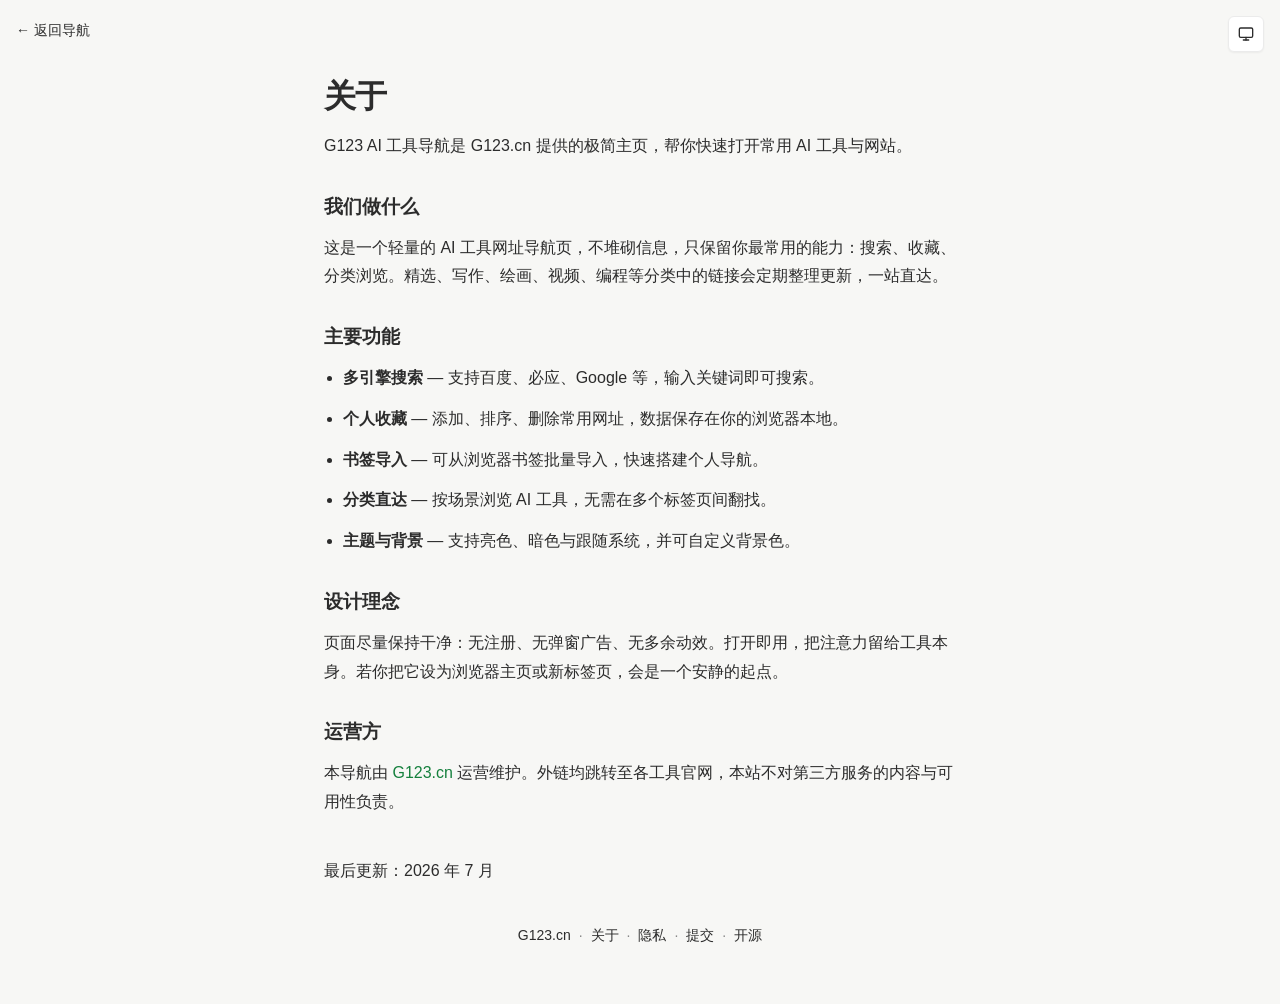
<file: about/index.html>
<!DOCTYPE html>
<html lang="zh-CN">
<head>
  <meta charset="UTF-8">
  <meta name="viewport" content="width=device-width, initial-scale=1.0">
  <title>关于 | G123 AI 工具导航</title>
  <meta name="description" content="了解 G123 AI 工具导航：极简 AI 网址导航，支持搜索、收藏、分类直达与书签导入。">
  <meta name="robots" content="index, follow">
  <meta name="theme-color" content="#22c55e">
  <link rel="canonical" href="https://g123.cn/about">
  <link rel="icon" href="/favicon.ico" sizes="48x48">
  <link rel="icon" type="image/png" sizes="32x32" href="/favicon-32x32.png">
  <link rel="icon" type="image/png" sizes="16x16" href="/favicon-16x16.png">
  <link rel="apple-touch-icon" sizes="180x180" href="/apple-touch-icon.png">
  <link rel="manifest" href="/site.webmanifest">
  <link rel="stylesheet" href="/style.css">
</head>
<body>
  <a class="doc-back" href="/">← 返回导航</a>

  <div class="top-actions">
    <div class="theme-select-wrap">
      <button type="button" class="toolbar-btn theme-btn" id="themeTrigger" aria-haspopup="listbox" aria-expanded="false" title="主题">
        <span id="themeIcon" aria-hidden="true"></span>
      </button>
      <div class="theme-dropdown" id="themeDropdown" role="listbox" hidden></div>
    </div>
  </div>

  <main class="main doc-main">
    <article class="doc">
      <h1>关于</h1>
      <p class="doc-lead">G123 AI 工具导航是 G123.cn 提供的极简主页，帮你快速打开常用 AI 工具与网站。</p>

      <h2>我们做什么</h2>
      <p>这是一个轻量的 AI 工具网址导航页，不堆砌信息，只保留你最常用的能力：搜索、收藏、分类浏览。精选、写作、绘画、视频、编程等分类中的链接会定期整理更新，一站直达。</p>

      <h2>主要功能</h2>
      <ul>
        <li><strong>多引擎搜索</strong> — 支持百度、必应、Google 等，输入关键词即可搜索。</li>
        <li><strong>个人收藏</strong> — 添加、排序、删除常用网址，数据保存在你的浏览器本地。</li>
        <li><strong>书签导入</strong> — 可从浏览器书签批量导入，快速搭建个人导航。</li>
        <li><strong>分类直达</strong> — 按场景浏览 AI 工具，无需在多个标签页间翻找。</li>
        <li><strong>主题与背景</strong> — 支持亮色、暗色与跟随系统，并可自定义背景色。</li>
      </ul>

      <h2>设计理念</h2>
      <p>页面尽量保持干净：无注册、无弹窗广告、无多余动效。打开即用，把注意力留给工具本身。若你把它设为浏览器主页或新标签页，会是一个安静的起点。</p>

      <h2>运营方</h2>
      <p>本导航由 <a href="https://g123.cn/" target="_blank" rel="nofollow noopener">G123.cn</a> 运营维护。外链均跳转至各工具官网，本站不对第三方服务的内容与可用性负责。</p>

      <p class="doc-updated">最后更新：2026 年 7 月</p>
    </article>

    <footer class="footer">
      <nav class="footer-nav" aria-label="页脚导航">
        <a href="https://g123.cn/" target="_blank" rel="nofollow noopener">G123.cn</a>
        <span class="footer-sep" aria-hidden="true">·</span>
        <a href="/about/" aria-current="page">关于</a>
        <span class="footer-sep" aria-hidden="true">·</span>
        <a href="/privacy/">隐私</a>
        <span class="footer-sep" aria-hidden="true">·</span>
        <a href="/submit/">提交</a>
        <span class="footer-sep" aria-hidden="true">·</span>
        <a href="https://github.com/AIGCSPY/jijiandaohang" target="_blank" rel="noopener noreferrer">开源</a>
      </nav>
    </footer>
  </main>

  <script src="/bg-palette.js"></script>
  <script src="/page.js"></script>
</body>
</html>
</file>
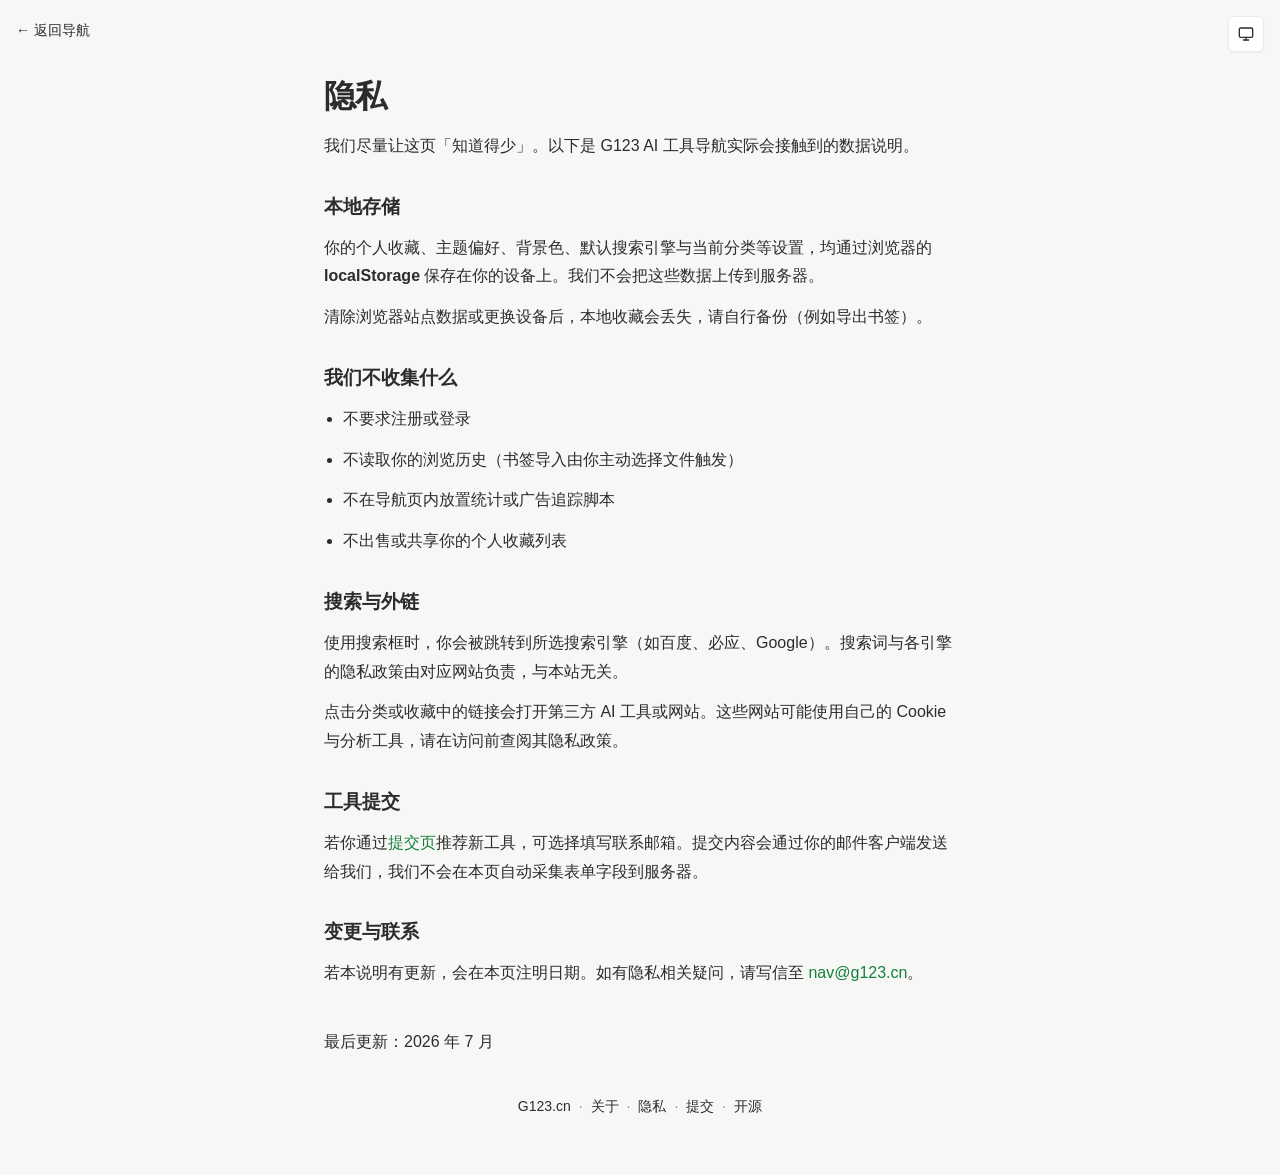
<file: privacy/index.html>
<!DOCTYPE html>
<html lang="zh-CN">
<head>
  <meta charset="UTF-8">
  <meta name="viewport" content="width=device-width, initial-scale=1.0">
  <title>隐私 | G123 AI 工具导航</title>
  <meta name="description" content="G123 AI 工具导航隐私说明：收藏数据仅存于浏览器本地，无需登录，不上传个人书签。">
  <meta name="robots" content="index, follow">
  <meta name="theme-color" content="#22c55e">
  <link rel="canonical" href="https://g123.cn/privacy">
  <link rel="icon" href="/favicon.ico" sizes="48x48">
  <link rel="icon" type="image/png" sizes="32x32" href="/favicon-32x32.png">
  <link rel="icon" type="image/png" sizes="16x16" href="/favicon-16x16.png">
  <link rel="apple-touch-icon" sizes="180x180" href="/apple-touch-icon.png">
  <link rel="manifest" href="/site.webmanifest">
  <link rel="stylesheet" href="/style.css">
</head>
<body>
  <a class="doc-back" href="/">← 返回导航</a>

  <div class="top-actions">
    <div class="theme-select-wrap">
      <button type="button" class="toolbar-btn theme-btn" id="themeTrigger" aria-haspopup="listbox" aria-expanded="false" title="主题">
        <span id="themeIcon" aria-hidden="true"></span>
      </button>
      <div class="theme-dropdown" id="themeDropdown" role="listbox" hidden></div>
    </div>
  </div>

  <main class="main doc-main">
    <article class="doc">
      <h1>隐私</h1>
      <p class="doc-lead">我们尽量让这页「知道得少」。以下是 G123 AI 工具导航实际会接触到的数据说明。</p>

      <h2>本地存储</h2>
      <p>你的个人收藏、主题偏好、背景色、默认搜索引擎与当前分类等设置，均通过浏览器的 <strong>localStorage</strong> 保存在你的设备上。我们不会把这些数据上传到服务器。</p>
      <p>清除浏览器站点数据或更换设备后，本地收藏会丢失，请自行备份（例如导出书签）。</p>

      <h2>我们不收集什么</h2>
      <ul>
        <li>不要求注册或登录</li>
        <li>不读取你的浏览历史（书签导入由你主动选择文件触发）</li>
        <li>不在导航页内放置统计或广告追踪脚本</li>
        <li>不出售或共享你的个人收藏列表</li>
      </ul>

      <h2>搜索与外链</h2>
      <p>使用搜索框时，你会被跳转到所选搜索引擎（如百度、必应、Google）。搜索词与各引擎的隐私政策由对应网站负责，与本站无关。</p>
      <p>点击分类或收藏中的链接会打开第三方 AI 工具或网站。这些网站可能使用自己的 Cookie 与分析工具，请在访问前查阅其隐私政策。</p>

      <h2>工具提交</h2>
      <p>若你通过<a href="/submit/">提交页</a>推荐新工具，可选择填写联系邮箱。提交内容会通过你的邮件客户端发送给我们，我们不会在本页自动采集表单字段到服务器。</p>

      <h2>变更与联系</h2>
      <p>若本说明有更新，会在本页注明日期。如有隐私相关疑问，请写信至 <a href="mailto:nav@g123.cn">nav@g123.cn</a>。</p>

      <p class="doc-updated">最后更新：2026 年 7 月</p>
    </article>

    <footer class="footer">
      <nav class="footer-nav" aria-label="页脚导航">
        <a href="https://g123.cn/" target="_blank" rel="nofollow noopener">G123.cn</a>
        <span class="footer-sep" aria-hidden="true">·</span>
        <a href="/about/">关于</a>
        <span class="footer-sep" aria-hidden="true">·</span>
        <a href="/privacy/" aria-current="page">隐私</a>
        <span class="footer-sep" aria-hidden="true">·</span>
        <a href="/submit/">提交</a>
        <span class="footer-sep" aria-hidden="true">·</span>
        <a href="https://github.com/AIGCSPY/jijiandaohang" target="_blank" rel="noopener noreferrer">开源</a>
      </nav>
    </footer>
  </main>

  <script src="/bg-palette.js"></script>
  <script src="/page.js"></script>
</body>
</html>
</file>
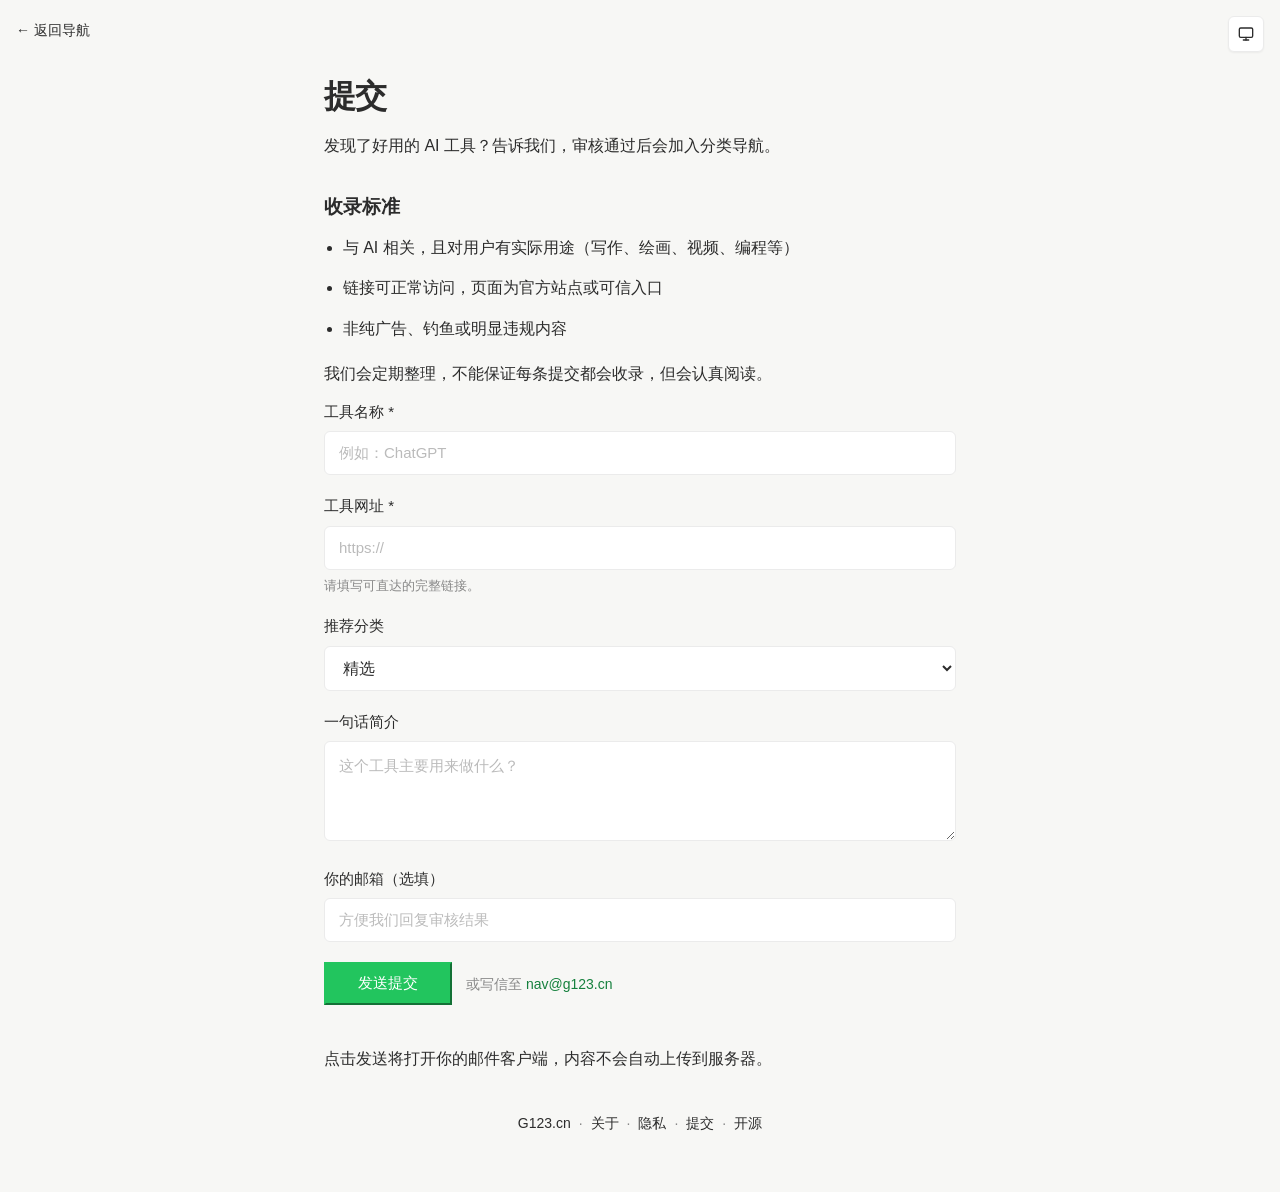
<file: submit/index.html>
<!DOCTYPE html>
<html lang="zh-CN">
<head>
  <meta charset="UTF-8">
  <meta name="viewport" content="width=device-width, initial-scale=1.0">
  <title>提交 | G123 AI 工具导航</title>
  <meta name="description" content="向 G123 AI 工具导航推荐值得收录的 AI 工具或网站。">
  <meta name="robots" content="index, follow">
  <meta name="theme-color" content="#22c55e">
  <link rel="canonical" href="https://g123.cn/submit">
  <link rel="icon" href="/favicon.ico" sizes="48x48">
  <link rel="icon" type="image/png" sizes="32x32" href="/favicon-32x32.png">
  <link rel="icon" type="image/png" sizes="16x16" href="/favicon-16x16.png">
  <link rel="apple-touch-icon" sizes="180x180" href="/apple-touch-icon.png">
  <link rel="manifest" href="/site.webmanifest">
  <link rel="stylesheet" href="/style.css">
</head>
<body>
  <a class="doc-back" href="/">← 返回导航</a>

  <div class="top-actions">
    <div class="theme-select-wrap">
      <button type="button" class="toolbar-btn theme-btn" id="themeTrigger" aria-haspopup="listbox" aria-expanded="false" title="主题">
        <span id="themeIcon" aria-hidden="true"></span>
      </button>
      <div class="theme-dropdown" id="themeDropdown" role="listbox" hidden></div>
    </div>
  </div>

  <main class="main doc-main">
    <article class="doc">
      <h1>提交</h1>
      <p class="doc-lead">发现了好用的 AI 工具？告诉我们，审核通过后会加入分类导航。</p>

      <h2>收录标准</h2>
      <ul>
        <li>与 AI 相关，且对用户有实际用途（写作、绘画、视频、编程等）</li>
        <li>链接可正常访问，页面为官方站点或可信入口</li>
        <li>非纯广告、钓鱼或明显违规内容</li>
      </ul>
      <p>我们会定期整理，不能保证每条提交都会收录，但会认真阅读。</p>

      <form class="submit-form" id="submitForm">
        <div class="field">
          <label for="toolName">工具名称 <span aria-hidden="true">*</span></label>
          <input type="text" id="toolName" name="toolName" required autocomplete="off" placeholder="例如：ChatGPT">
        </div>
        <div class="field">
          <label for="toolUrl">工具网址 <span aria-hidden="true">*</span></label>
          <input type="url" id="toolUrl" name="toolUrl" required autocomplete="off" placeholder="https://">
          <p class="field-hint">请填写可直达的完整链接。</p>
        </div>
        <div class="field">
          <label for="toolCat">推荐分类</label>
          <select id="toolCat" name="toolCat">
            <option value="精选">精选</option>
            <option value="写作">写作</option>
            <option value="绘画">绘画</option>
            <option value="视频">视频</option>
            <option value="编程">编程</option>
            <option value="音乐">音乐</option>
            <option value="办公">办公</option>
            <option value="设计">设计</option>
            <option value="语音">语音</option>
            <option value="营销">营销</option>
            <option value="搜索">搜索</option>
            <option value="学习">学习</option>
            <option value="其他">其他</option>
          </select>
        </div>
        <div class="field">
          <label for="toolDesc">一句话简介</label>
          <textarea id="toolDesc" name="toolDesc" placeholder="这个工具主要用来做什么？"></textarea>
        </div>
        <div class="field">
          <label for="contactEmail">你的邮箱（选填）</label>
          <input type="email" id="contactEmail" name="contactEmail" autocomplete="email" placeholder="方便我们回复审核结果">
        </div>

        <div class="form-msg" id="formMsg" hidden></div>

        <div class="submit-actions">
          <button type="submit" class="btn-fill">发送提交</button>
          <span class="submit-mail">或写信至 <a href="mailto:nav@g123.cn">nav@g123.cn</a></span>
        </div>
      </form>

      <p class="doc-updated">点击发送将打开你的邮件客户端，内容不会自动上传到服务器。</p>
    </article>

    <footer class="footer">
      <nav class="footer-nav" aria-label="页脚导航">
        <a href="https://g123.cn/" target="_blank">G123.cn</a>
        <span class="footer-sep" aria-hidden="true">·</span>
        <a href="/about/">关于</a>
        <span class="footer-sep" aria-hidden="true">·</span>
        <a href="/privacy/">隐私</a>
        <span class="footer-sep" aria-hidden="true">·</span>
        <a href="/submit/" aria-current="page">提交</a>
        <span class="footer-sep" aria-hidden="true">·</span>
        <a href="https://github.com/AIGCSPY/jijiandaohang" target="_blank" rel="noopener noreferrer">开源</a>
      </nav>
    </footer>
  </main>

  <script src="/bg-palette.js"></script>
  <script src="/page.js"></script>
</body>
</html>
</file>
<file: style.css>
:root {
  --bg: #f7f7f5;
  --surface: #ffffff;
  --text: #2c2c2c;
  --text-2: #888;
  --text-3: #bbb;
  --line: #ebebeb;
  --accent: #22c55e;
  --accent-dark: #16a34a;
  --accent-soft: rgba(34, 197, 94, 0.1);
  --accent-text: #15803d;
  --hover: #f0f0ee;
  --shadow: 0 1px 8px rgba(0, 0, 0, 0.04);
  --radius: 6px;
  --max: 880px; 
  --search-width: 520px;
}

.dark {
  --bg: #1a1a1a;
  --surface: #242424;
  --text: #e8e8e8;
  --text-2: #999;
  --text-3: #666;
  --line: #333;
  --accent-soft: rgba(34, 197, 94, 0.14);
  --accent-text: #4ade80;
  --hover: #2a2a2a;
  --shadow: 0 1px 8px rgba(0, 0, 0, 0.3);
}

* {
  margin: 0;
  padding: 0;
  box-sizing: border-box;
}

.sr-only {
  position: absolute;
  width: 1px;
  height: 1px;
  padding: 0;
  margin: -1px;
  overflow: hidden;
  clip: rect(0, 0, 0, 0);
  white-space: nowrap;
  border: 0;
}

.nav {
  position: fixed;
  left: -9999px;
  top: 0;
  width: 1px;
  height: 1px;
  padding: 0;
  margin: 0;
  overflow: hidden;
  clip: rect(0, 0, 0, 0);
  white-space: nowrap;
  border: 0;
}

html {
  overflow-x: hidden;
}

body {
  font-family: -apple-system, BlinkMacSystemFont, 'PingFang SC', 'Helvetica Neue', sans-serif;
  background: var(--bg);
  color: var(--text);
  min-height: 100vh;
  min-height: 100dvh;
  overflow-x: hidden;
  font-size: 15px;
  line-height: 1.5;
  -webkit-font-smoothing: antialiased;
}

.top-hint {
  position: fixed;
  top: 20px;
  left: 16px;
  z-index: 50;
  display: flex;
  align-items: flex-start;
  gap: 6px;
  max-width: min(320px, calc(100% - 120px));
  margin: 0;
  font-size: 12px;
  line-height: 1.45;
  color: var(--text-3);
  transition: opacity 0.35s ease;
}

.top-hint-emoji {
  flex-shrink: 0;
  font-size: 13px;
  line-height: 1.45;
}

.top-hint-text {
  flex: 1;
  min-width: 0;
}

.top-hint.is-fading {
  opacity: 0;
}

.dark .top-hint {
  color: #777;
}

.top-actions {
  position: fixed;
  top: 16px;
  right: 16px;
  z-index: 50;
  display: flex;
  align-items: center;
  gap: 8px;
}

.toolbar-btn {
  display: flex;
  align-items: center;
  justify-content: center;
  width: 36px;
  height: 36px;
  border: 1px solid var(--line);
  border-radius: 6px;
  background: var(--surface);
  color: var(--text);
  cursor: pointer;
  padding: 0;
  box-shadow: 0 1px 2px rgba(0, 0, 0, 0.05);
  transition: color 0.2s, background 0.2s, box-shadow 0.2s, border-color 0.2s;
}

.toolbar-btn:hover {
  color: var(--accent);
  background: var(--accent-soft);
  border-color: var(--line);
  box-shadow: 0 2px 8px rgba(0, 0, 0, 0.08);
}

.dark .toolbar-btn {
  box-shadow: 0 1px 2px rgba(0, 0, 0, 0.2);
}

.dark .toolbar-btn:hover {
  box-shadow: 0 2px 8px rgba(0, 0, 0, 0.3);
}

.toolbar-btn svg {
  width: 16px;
  height: 16px;
}

.theme-select-wrap {
  position: relative;
}

.theme-dropdown {
  position: absolute;
  right: 0;
  top: calc(100% + 6px);
  min-width: 128px;
  background: var(--surface);
  border: 1px solid var(--line);
  border-radius: 10px;
  box-shadow: 0 6px 20px rgba(0, 0, 0, 0.08);
  padding: 4px;
  z-index: 60;
}

.dark .theme-dropdown {
  box-shadow: 0 6px 20px rgba(0, 0, 0, 0.35);
}

.theme-option {
  display: flex;
  align-items: center;
  gap: 8px;
  width: 100%;
  padding: 8px 10px;
  border: 0;
  border-radius: 6px;
  background: transparent;
  color: var(--text);
  font-size: 14px;
  text-align: left;
  cursor: pointer;
  transition: background 0.12s;
}

.theme-option:hover {
  background: var(--hover);
}

.theme-option.active {
  background: var(--hover);
  font-weight: 600;
}

.theme-option svg {
  width: 14px;
  height: 14px;
  flex-shrink: 0;
}

.theme-btn:focus-visible {
  outline: none;
  box-shadow: 0 0 0 1px var(--accent-soft), 0 0 0 3px var(--accent-soft);
}

.theme-btn #themeIcon {
  display: flex;
  align-items: center;
  justify-content: center;
  line-height: 0;
}

.theme-btn #themeIcon svg {
  width: 16px;
  height: 16px;
  display: block;
}

.main {
  max-width: var(--max);
  margin: 0 auto;
  padding: clamp(88px, 12vh, 120px) 24px 28px;
}

body.page-home .main {
  padding-bottom: 24px;
}

body.page-home .block-cat {
  margin-bottom: 16px;
}

body.page-home .block-recent {
  margin-bottom: 12px;
}

body.page-home .home-tip {
  margin: 8px 0 0;
  text-align: center;
  font-size: 12px;
  color: var(--text-3);
  line-height: 1.5;
}

body.page-home .footer {
  padding-top: 80px;
}

body.page-home .footer-note {
  margin-top: 6px;
}

/* ── Header ── */
.header {
  text-align: center;
  margin-bottom: 20px;
}

.brand-heading {
  margin: 0;
  font-size: inherit;
  font-weight: inherit;
  line-height: inherit;
}

.brand {
  display: inline-block;
  text-decoration: none;
  line-height: 1.1;
  cursor: pointer;
  transition: opacity 0.15s ease;
}

.brand:hover {
  opacity: 0.82;
}

.brand-main {
  font-size: clamp(2.5rem, 8vw, 4rem);
  font-weight: 800;
  letter-spacing: -0.035em;
  color: #22c55e;
}

.brand-slogan {
  text-align: center;
  font-size: 14px;
  font-weight: 400;
  color: var(--text-2);
  margin: 10px 0 0;
  letter-spacing: 0.02em;
}

.dark .brand-slogan {
  color: #999;
}

/* ── Search ── */
.search-section {
  margin-bottom: 20px;
  display: flex;
  flex-direction: column;
  align-items: center;
}

.search-box {
  width: 100%;
  max-width: var(--search-width);
}

.search-shell {
  display: flex;
  align-items: center;
  gap: 0;
  background: var(--surface);
  border: 1px solid rgba(0, 0, 0, 0.07);
  border-radius: 12px;
  padding: 5px 6px 5px 5px;
  box-shadow: none;
  transition: border-color 0.2s, box-shadow 0.2s;
}

.search-shell:focus-within {
  border-color: rgba(34, 197, 94, 0.45);
  box-shadow: 0 0 0 3px var(--accent-soft);
}

.dark .search-shell {
  border-color: rgba(255, 255, 255, 0.1);
}

.dark .search-shell:focus-within {
  border-color: rgba(34, 197, 94, 0.5);
  box-shadow: 0 0 0 3px var(--accent-soft);
}

.engine-select-wrap {
  position: relative;
  flex-shrink: 0;
}

.engine-trigger {
  display: inline-flex;
  align-items: center;
  gap: 5px;
  height: 36px;
  padding: 0 8px 0 6px;
  border: 0;
  border-radius: 8px;
  background: transparent;
  color: var(--text);
  font-size: 13px;
  font-weight: 500;
  cursor: pointer;
  transition: background 0.15s;
}

.engine-trigger:hover,
.engine-trigger.open {
  background: var(--hover);
}

.engine-trigger-icon {
  width: 18px;
  height: 18px;
  object-fit: contain;
  flex-shrink: 0;
  border-radius: 4px;
}

.engine-trigger-name {
  max-width: 4.5em;
  overflow: hidden;
  text-overflow: ellipsis;
  white-space: nowrap;
}

.engine-chevron {
  width: 10px;
  height: 10px;
  color: var(--text-3);
  flex-shrink: 0;
  transition: transform 0.2s;
}

.engine-trigger.open .engine-chevron {
  transform: rotate(180deg);
}

.engine-dropdown {
  position: absolute;
  left: 0;
  top: calc(100% + 6px);
  min-width: 140px;
  max-height: 220px;
  overflow-y: auto;
  background: var(--surface);
  border: 1px solid var(--line);
  border-radius: 10px;
  box-shadow: 0 6px 20px rgba(0, 0, 0, 0.08);
  padding: 4px;
  z-index: 50;
}

.dark .engine-dropdown {
  box-shadow: 0 6px 20px rgba(0, 0, 0, 0.35);
}

.engine-option {
  display: flex;
  align-items: center;
  gap: 8px;
  width: 100%;
  padding: 8px 10px;
  border: 0;
  border-radius: 6px;
  background: transparent;
  color: var(--text);
  font-size: 14px;
  text-align: left;
  cursor: pointer;
  transition: background 0.12s;
}

.engine-option:hover {
  background: var(--hover);
}

.engine-option.active {
  background: var(--hover);
  font-weight: 600;
}

.engine-option img {
  width: 16px;
  height: 16px;
  object-fit: contain;
}

.search-input {
  flex: 1;
  min-width: 0;
  border: 0;
  background: transparent;
  font-size: 15px;
  color: var(--text);
  padding: 8px 10px;
  outline: none;
  line-height: 1.4;
}

.search-input::placeholder {
  color: #b0b0b0;
  font-size: 13px;
}

.dark .search-input::placeholder {
  color: #666;
  font-size: 13px;
}

.search-submit {
  width: 36px;
  height: 36px;
  border: 0;
  border-radius: 8px;
  background: var(--accent);
  color: #fff;
  cursor: pointer;
  display: flex;
  align-items: center;
  justify-content: center;
  flex-shrink: 0;
  transition: background 0.15s;
}

.search-submit:hover {
  background: var(--accent-dark);
}

.search-submit svg {
  width: 17px;
  height: 17px;
}

@media (max-width: 480px) {
  .engine-trigger-name {
    display: none;
  }

  .engine-trigger {
    padding: 0 4px;
  }
}

/* ── Block ── */
.block {
  margin-bottom: 0;
}

.block-fav {
  margin-bottom: 80px;
}

.fav-sort-bar {
  display: none;
  justify-content: flex-end;
  margin-bottom: 6px;
  padding: 0 2px;
}

@media (max-width: 859px) {
  .fav-sort-bar {
    display: flex;
  }
}

.fav-sort-btn[aria-pressed="true"] {
  color: var(--accent-text);
  font-weight: 500;
}

.block-cat {
  margin-top: 12px;
  margin-bottom: 28px;
  overflow: visible;
}

.block-bar {
  display: flex;
  align-items: center;
  justify-content: space-between;
  margin-bottom: 12px;
  padding: 0 2px;
}

.block-label {
  font-size: 13px;
  color: var(--text-2);
}

.block-actions {
  display: flex;
  align-items: center;
  gap: 4px;
}

.text-btn {
  border: 0;
  background: none;
  font-size: 13px;
  color: var(--text-2);
  cursor: pointer;
  padding: 2px 4px;
  transition: color 0.2s;
}

.text-btn:hover {
  color: var(--accent-text);
}

.sep {
  color: var(--text-3);
  font-size: 13px;
  user-select: none;
}

/* ── Link grid ── */
.link-grid {
  display: grid;
  grid-template-columns: repeat(4, 1fr);
  gap: 2px;
}

.link-grid--2rows {
  grid-template-rows: repeat(2, auto);
}

@media (min-width: 640px) {
  .link-grid {
    grid-template-columns: repeat(6, 1fr);
  }
}

@media (min-width: 860px) {
  .link-grid {
    grid-template-columns: repeat(8, 1fr);
  }
}

/* ── Category links grid ── */
.cat-link-grid {
  display: grid;
  grid-template-columns: repeat(3, minmax(0, 1fr));
  gap: 4px 6px;
}

@media (min-width: 860px) {
  .cat-link-grid {
    grid-template-columns: repeat(6, minmax(0, 1fr));
  }
}

.link-item {
  display: flex;
  flex-direction: column;
  align-items: center;
  gap: 6px;
  padding: 12px 4px;
  border-radius: var(--radius);
  text-decoration: none;
  color: var(--text);
  position: relative;
  transition: background 0.15s;
}

.link-item:hover {
  background: var(--hover);
}

.block-fav .link-item--draggable {
  user-select: none;
}

@media (min-width: 860px) {
  .block-fav .link-item--draggable {
    cursor: grab;
    touch-action: none;
  }
}

@media (max-width: 859px) {
  body.is-fav-sort-mode .block-fav .link-item--draggable {
    cursor: grab;
    touch-action: none;
  }
}

.block-fav .link-item--draggable:active {
  cursor: grabbing;
}

.block-fav .link-item.is-dragging {
  position: fixed;
  z-index: 200;
  margin: 0;
  cursor: grabbing;
  opacity: 0.96;
  transform: scale(1.05);
  box-shadow: 0 10px 28px rgba(0, 0, 0, 0.14);
  background: var(--surface);
  transition: none;
  pointer-events: none;
}

.dark .block-fav .link-item.is-dragging {
  box-shadow: 0 10px 28px rgba(0, 0, 0, 0.45);
}

.link-item-placeholder {
  border: 2px dashed rgba(34, 197, 94, 0.45);
  border-radius: var(--radius);
  background: var(--accent-soft);
  box-sizing: border-box;
  pointer-events: none;
}

body.is-fav-dragging {
  user-select: none;
  cursor: grabbing;
}

body.is-fav-dragging .block-fav .link-item--draggable:not(.is-dragging) {
  transition: none;
  pointer-events: none;
}

body.is-fav-dragging .block-fav .link-item--draggable:not(.is-dragging):hover {
  background: transparent;
}

body.is-fav-dragging .block-fav .link-item--draggable:not(.is-dragging) .fav-menu-btn {
  opacity: 0;
  transition: none;
}

.link-item--draggable {
  cursor: grab;
  user-select: none;
}

.link-item--draggable:active {
  cursor: grabbing;
}

.link-item .icon {
  width: 36px;
  height: 36px;
  border-radius: 8px;
  object-fit: contain;
  background: var(--surface);
}

.block-fav .link-item .icon {
  width: 40px;
  height: 40px;
}

.link-item .label {
  font-size: 13px;
  text-align: center;
  max-width: 100%;
  overflow: hidden;
  text-overflow: ellipsis;
  white-space: nowrap;
  color: var(--text);
}

.cat-link-grid .link-item {
  flex-direction: row;
  align-items: center;
  justify-content: flex-start;
  gap: 8px;
  padding: 10px 8px;
  min-width: 0;
}

.cat-link-grid .link-item .icon {
  width: 24px;
  height: 24px;
  flex-shrink: 0;
  border-radius: 6px;
}

.cat-link-grid .link-item .label {
  flex: 1;
  min-width: 0;
  text-align: left;
  font-size: 12px;
}

.cat-add-fav {
  position: absolute;
  top: 3px;
  right: 3px;
  z-index: 2;
  display: inline-flex;
  align-items: center;
  justify-content: center;
  width: 22px;
  height: 22px;
  padding: 0;
  border: 0;
  border-radius: 0;
  background: transparent;
  color: var(--text-2);
  cursor: pointer;
  opacity: 0;
  transition: opacity 0.2s ease, color 0.15s;
}

.dark .cat-add-fav {
  color: var(--text);
}

.link-item--cat:hover .cat-add-fav {
  opacity: 1;
}

.cat-add-fav.is-favorited {
  color: #f59e0b;
}

.dark .cat-add-fav.is-favorited {
  color: #fbbf24;
}

.cat-add-fav:hover {
  color: var(--accent-text);
}

.cat-add-fav.is-favorited:hover {
  color: #f59e0b;
}

.dark .cat-add-fav.is-favorited:hover {
  color: #fbbf24;
}

.cat-add-fav-icon {
  width: 14px;
  height: 14px;
  display: block;
}

.link-item .fav-menu-wrap {
  position: absolute;
  top: 4px;
  right: 4px;
  z-index: 2;
}

.fav-menu-btn {
  display: flex;
  align-items: center;
  justify-content: center;
  width: 22px;
  height: 22px;
  border: 0;
  border-radius: 6px;
  background: rgba(0, 0, 0, 0.06);
  color: var(--text-2);
  cursor: pointer;
  opacity: 0;
  padding: 0;
  transition: opacity 0.2s ease, color 0.15s, background 0.15s;
  transition-delay: 0s;
}

.dark .fav-menu-btn {
  background: rgba(255, 255, 255, 0.1);
  color: var(--text);
}

.fav-menu-icon {
  display: block;
  width: 14px;
  height: 14px;
}

.block-fav .link-item:hover .fav-menu-btn {
  opacity: 1;
  transition-delay: 0.35s;
}

.fav-menu-wrap.is-open .fav-menu-btn {
  opacity: 1;
  color: var(--text);
  background: rgba(0, 0, 0, 0.1);
  transition-delay: 0s;
}

.dark .fav-menu-wrap.is-open .fav-menu-btn {
  background: rgba(255, 255, 255, 0.16);
}

.fav-menu-btn:hover {
  color: var(--text);
  background: rgba(0, 0, 0, 0.12);
}

.dark .fav-menu-btn:hover {
  background: rgba(255, 255, 255, 0.18);
}

.fav-menu {
  position: absolute;
  top: calc(100% + 2px);
  right: -2px;
  min-width: 88px;
  background: var(--surface);
  border: 1px solid var(--line);
  border-radius: 8px;
  box-shadow: var(--shadow);
  padding: 3px;
  z-index: 30;
}

.fav-menu-item {
  display: block;
  width: 100%;
  border: 0;
  background: none;
  text-align: left;
  padding: 8px 12px;
  font-size: 13px;
  color: var(--text);
  cursor: pointer;
  border-radius: 6px;
}

.fav-menu-item:hover {
  background: var(--hover);
}

.fav-menu-item--danger {
  color: #e5484d;
}

.fav-menu-item--danger:hover {
  background: rgba(229, 72, 77, 0.08);
}

.link-item--add {
  cursor: pointer;
  color: var(--text-3);
}

.link-item--add .icon-placeholder {
  width: 36px;
  height: 36px;
  border-radius: 8px;
  border: 1px dashed var(--line);
  display: flex;
  align-items: center;
  justify-content: center;
  font-size: 20px;
  font-weight: 300;
}

.block-fav .link-item--add .icon-placeholder {
  width: 40px;
  height: 40px;
  font-size: 24px;
}

.link-item--add:hover {
  color: var(--accent-text);
}

.link-item--add:hover .icon-placeholder {
  border-color: var(--accent);
}

.link-item--has-desc::before,
.link-item--has-desc::after {
  pointer-events: none;
  opacity: 0;
  visibility: hidden;
  transition: opacity 0.15s, visibility 0.15s;
}

.link-item--has-desc::before {
  content: '';
  position: absolute;
  top: calc(100% + 5px);
  left: 50%;
  width: 10px;
  height: 10px;
  background: var(--surface);
  border-left: 1px solid var(--line);
  border-top: 1px solid var(--line);
  transform: translateX(-50%) rotate(45deg);
  z-index: 21;
}

.link-item--has-desc::after {
  content: attr(data-desc);
  position: absolute;
  top: calc(100% + 9px);
  left: 50%;
  transform: translateX(-50%);
  padding: 8px 12px;
  font-size: 12px;
  line-height: 1.45;
  color: var(--text);
  background: var(--surface);
  border: 1px solid var(--line);
  border-radius: 8px;
  box-shadow: 0 4px 16px rgba(0, 0, 0, 0.12);
  white-space: nowrap;
  z-index: 20;
}

.link-item--has-desc:hover::before,
.link-item--has-desc:hover::after {
  opacity: 1;
  visibility: visible;
}

/* ── Category tabs ── */
.cat-tabs {
  display: grid;
  grid-template-columns: repeat(6, minmax(0, 1fr));
  gap: 8px 4px;
  margin-bottom: 10px;
  padding: 0 2px;
  justify-items: center;
}

@media (min-width: 860px) {
  .cat-tabs {
    grid-template-columns: repeat(12, minmax(0, 1fr));
    gap: 6px 8px;
  }

  .cat-tab {
    font-size: 15px;
  }

  .cat-tab.active {
    font-size: 16px;
  }
}

.cat-tab {
  border: 0;
  background: none;
  padding: 6px 2px;
  font-size: 13px;
  color: var(--text-2);
  cursor: pointer;
  position: relative;
  transition: color 0.2s;
  width: 100%;
  text-align: center;
  white-space: nowrap;
}

.cat-tab:hover {
  color: var(--text);
}

.cat-tab.active {
  color: var(--text);
  font-weight: 600;
  font-size: 14px;
}

.cat-tab.active::after {
  content: '';
  position: absolute;
  left: 0;
  right: 0;
  bottom: 0;
  height: 2px;
  background: var(--text);
  border-radius: 1px;
}

/* ── Footer ── */
.footer {
  text-align: center;
  padding-top: 24px;
  font-size: 13px;
  color: var(--text-3);
}

.footer-nav {
  display: flex;
  flex-wrap: wrap;
  align-items: center;
  justify-content: center;
  gap: 4px 0;
  line-height: 1.6;
}

.footer-nav a {
  color: var(--text-2);
  text-decoration: none;
  padding: 2px 6px;
}

.footer-nav a:hover {
  color: var(--accent-text);
}

.footer-sep {
  color: var(--text-3);
  user-select: none;
  padding: 0 2px;
}

.footer-note {
  margin: 10px 0 0;
  font-size: 12px;
  color: var(--text-3);
  line-height: 1.5;
}

/* ── Recent ── */
.recent-bar {
  display: flex;
  align-items: center;
  gap: 10px;
  padding: 8px 12px;
  border-radius: var(--radius);
  background: var(--surface);
  border: 1px solid var(--line);
}

.recent-label {
  flex-shrink: 0;
  font-size: 12px;
  color: var(--text-3);
  user-select: none;
}

.recent-list {
  display: flex;
  flex: 1;
  min-width: 0;
  gap: 6px;
  overflow-x: auto;
  scrollbar-width: none;
}

.recent-list::-webkit-scrollbar {
  display: none;
}

.recent-item {
  display: inline-flex;
  align-items: center;
  gap: 5px;
  flex-shrink: 0;
  padding: 4px 8px 4px 4px;
  border-radius: 6px;
  text-decoration: none;
  color: var(--text-2);
  font-size: 12px;
  transition: background 0.15s, color 0.15s;
}

.recent-item:hover {
  background: var(--hover);
  color: var(--text);
}

.recent-item img {
  width: 18px;
  height: 18px;
  border-radius: 4px;
  object-fit: contain;
  flex-shrink: 0;
}

.recent-item span {
  max-width: 72px;
  overflow: hidden;
  text-overflow: ellipsis;
  white-space: nowrap;
}

.recent-clear {
  flex-shrink: 0;
  border: 0;
  background: none;
  padding: 2px 4px;
  font-size: 11px;
  color: var(--text-3);
  cursor: pointer;
  transition: color 0.15s;
}

.recent-clear:hover {
  color: var(--accent-text);
}

.export-btns {
  display: flex;
  gap: 8px;
  flex-wrap: wrap;
}

.field-hint {
  margin: 0 0 10px;
  font-size: 12px;
  color: var(--text-3);
  line-height: 1.5;
}

/* ── Modal ── */
.modal-overlay {
  position: fixed;
  inset: 0;
  background: rgba(0, 0, 0, 0.35);
  display: none;
  align-items: center;
  justify-content: center;
  z-index: 100;
  padding: 20px;
}

.modal-overlay.show {
  display: flex;
}

.modal {
  width: 100%;
  max-width: 360px;
  background: var(--surface);
  border-radius: 10px;
  padding: 24px;
  box-shadow: 0 8px 32px rgba(0, 0, 0, 0.12);
}

.modal h3 {
  font-size: 16px;
  font-weight: 600;
  margin-bottom: 16px;
}

.modal-head {
  display: flex;
  align-items: center;
  justify-content: space-between;
  margin-bottom: 16px;
}

.modal-head h3 {
  margin-bottom: 0;
}

.import-btn {
  padding: 3px 10px;
  border: 1px solid var(--line);
  border-radius: 999px;
  background: var(--bg);
  color: var(--text-2);
  font-size: 12px;
  line-height: 1.4;
  cursor: pointer;
  flex-shrink: 0;
  transition: color 0.2s, border-color 0.2s, background 0.2s;
}

.import-btn:hover {
  color: var(--text);
  border-color: var(--text-3);
  background: var(--hover);
}

.field {
  margin-bottom: 14px;
}

.field label {
  display: block;
  font-size: 13px;
  color: var(--text-2);
  margin-bottom: 5px;
}

.field input {
  width: 100%;
  padding: 9px 11px;
  border: 1px solid var(--line);
  border-radius: var(--radius);
  background: var(--bg);
  color: var(--text);
  font-size: 15px;
  outline: none;
}

.field input:focus {
  border-color: var(--accent);
}

.bg-presets {
  display: grid;
  grid-template-columns: repeat(6, 1fr);
  gap: 8px;
  margin-bottom: 12px;
}

.bg-preset {
  aspect-ratio: 1;
  border: 2px solid transparent;
  border-radius: 8px;
  cursor: pointer;
  padding: 0;
  transition: border-color 0.15s, transform 0.15s;
}

.bg-preset:hover {
  transform: scale(1.06);
}

.bg-preset.active {
  border-color: var(--accent);
}

.bg-preset--default {
  background: linear-gradient(135deg, #f7f7f5 50%, #1a1a1a 50%);
}

.bg-custom {
  display: flex;
  align-items: center;
  gap: 10px;
  font-size: 14px;
  color: var(--text-2);
}

.bg-custom input[type="color"] {
  width: 36px;
  height: 36px;
  padding: 2px;
  border: 1px solid var(--line);
  border-radius: 8px;
  background: var(--surface);
  cursor: pointer;
}

.modal-foot {
  display: flex;
  justify-content: flex-end;
  gap: 8px;
  margin-top: 18px;
}

.btn {
  padding: 7px 16px;
  border: 1px solid var(--line);
  border-radius: var(--radius);
  background: var(--surface);
  color: var(--text);
  font-size: 14px;
  cursor: pointer;
}

.btn-fill {
  background: var(--accent);
  border-color: var(--accent);
  color: #fff;
}

.btn-fill:hover {
  background: var(--accent-dark);
  opacity: 1;
}

.toast {
  position: fixed;
  bottom: 28px;
  left: 50%;
  transform: translateX(-50%) translateY(60px);
  background: rgba(0, 0, 0, 0.75);
  color: #fff;
  padding: 8px 18px;
  border-radius: 20px;
  font-size: 14px;
  z-index: 200;
  opacity: 0;
  transition: all 0.25s;
  pointer-events: none;
}

.toast.show {
  transform: translateX(-50%) translateY(0);
  opacity: 1;
}

.hidden-input {
  display: none;
}

@media (max-width: 480px) {
  :root {
    --search-width: 100%;
  }

  .main {
    padding-top: clamp(72px, 10vh, 96px);
  }

  .link-grid {
    grid-template-columns: repeat(4, 1fr);
  }
}

@media (min-width: 1100px) {
  :root {
    --max: 960px;
  }
}

/* ── Doc pages (about / privacy / submit) ── */
.doc-back {
  position: fixed;
  top: 20px;
  left: 16px;
  z-index: 50;
  font-size: 14px;
  font-weight: 500;
  color: var(--text);
  text-decoration: none;
  transition: color 0.2s;
}

.doc-back:hover {
  color: var(--accent-text);
}

.doc-main {
  max-width: 680px;
  padding-top: 72px;
  padding-bottom: 56px;
}

.doc h1 {
  font-size: 2rem;
  font-weight: 700;
  letter-spacing: -0.02em;
  color: var(--text);
  margin-bottom: 12px;
}

.doc-lead {
  font-size: 16px;
  color: var(--text);
  margin-bottom: 36px;
  line-height: 1.7;
}

.doc h2 {
  font-size: 1.2rem;
  font-weight: 600;
  color: var(--text);
  margin: 32px 0 12px;
}

.doc p,
.doc li {
  font-size: 16px;
  color: var(--text);
  line-height: 1.8;
  margin-bottom: 12px;
}

.doc li strong {
  color: var(--text);
  font-weight: 600;
}

.doc ul {
  padding-left: 1.25em;
  margin-bottom: 16px;
}

.doc a {
  color: var(--accent-text);
  font-weight: 500;
  text-decoration: none;
}

.doc a:hover {
  text-decoration: underline;
}

.doc-updated {
  margin-top: 40px;
  font-size: 14px;
  color: var(--text-2);
  line-height: 1.6;
}

.doc-main .footer {
  font-size: 14px;
  color: var(--text-2);
}

.doc-main .footer-nav a {
  color: var(--text);
  font-size: 14px;
}

.doc-main .footer-sep {
  color: var(--text-2);
}

.submit-form {
  margin-top: 12px;
}

.submit-form .field {
  margin-bottom: 20px;
}

.submit-form label {
  display: block;
  font-size: 15px;
  font-weight: 500;
  color: var(--text);
  margin-bottom: 8px;
}

.submit-form input,
.submit-form select,
.submit-form textarea {
  width: 100%;
  padding: 12px 14px;
  font-size: 16px;
  font-family: inherit;
  color: var(--text);
  background: var(--surface);
  border: 1px solid var(--line);
  border-radius: var(--radius);
  outline: none;
  transition: border-color 0.2s, box-shadow 0.2s;
}

.submit-form input::placeholder,
.submit-form textarea::placeholder {
  color: var(--text-3);
  font-size: 15px;
}

.submit-form input:focus,
.submit-form select:focus,
.submit-form textarea:focus {
  border-color: rgba(34, 197, 94, 0.45);
  box-shadow: 0 0 0 3px var(--accent-soft);
}

.submit-form textarea {
  min-height: 100px;
  resize: vertical;
  line-height: 1.6;
}

.submit-form .field-hint {
  margin-top: 6px;
  font-size: 13px;
  color: var(--text-2);
  line-height: 1.5;
}

.form-msg {
  margin: 14px 0 18px;
  padding: 12px 14px;
  font-size: 14px;
  line-height: 1.6;
  border-radius: var(--radius);
  background: var(--accent-soft);
  color: var(--accent-text);
}

.form-msg.is-error {
  background: rgba(239, 68, 68, 0.1);
  color: #dc2626;
}

.dark .form-msg.is-error {
  color: #f87171;
}

.submit-actions {
  display: flex;
  align-items: center;
  gap: 14px;
  flex-wrap: wrap;
  margin-top: 12px;
}

.submit-actions .btn-fill {
  min-width: 128px;
  font-size: 15px;
  padding: 10px 20px;
}

.submit-mail {
  font-size: 14px;
  color: var(--text-2);
  line-height: 1.6;
}

.submit-mail a {
  color: var(--accent-text);
  font-weight: 500;
}
</file>
